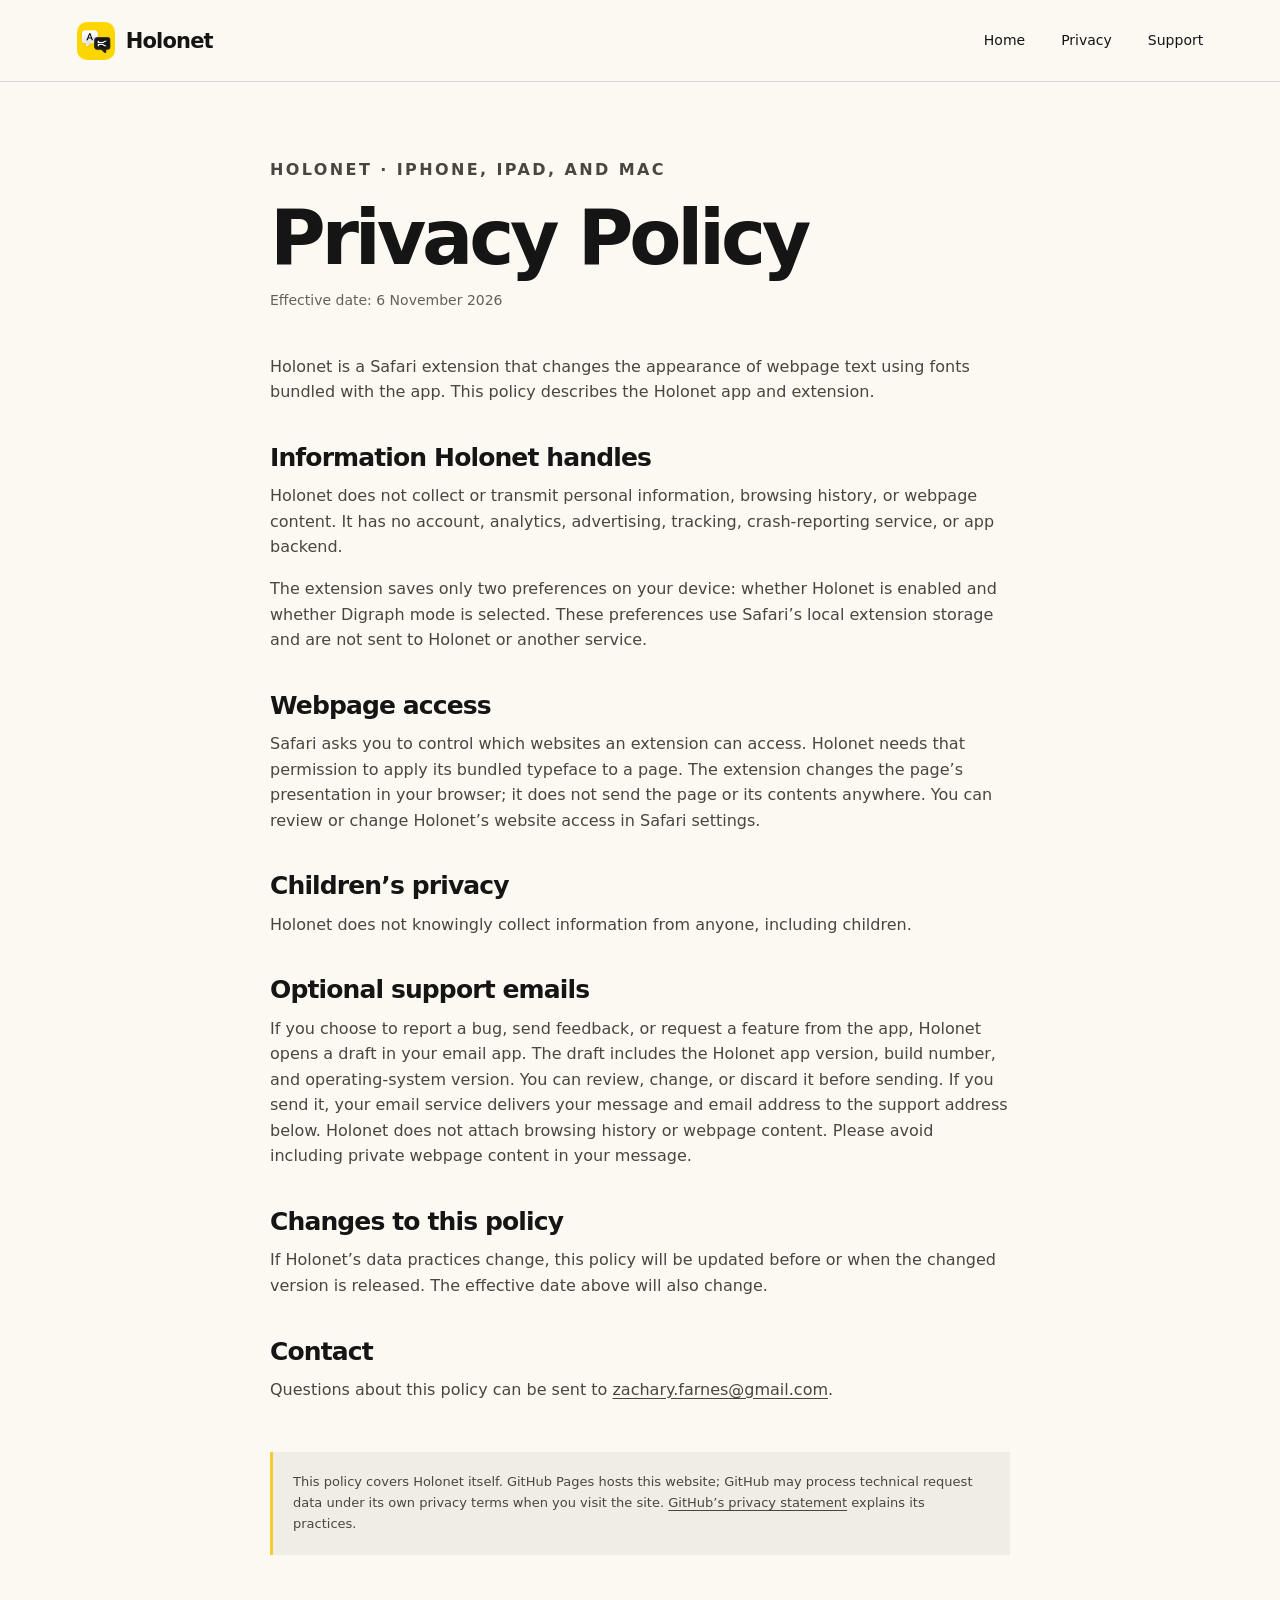
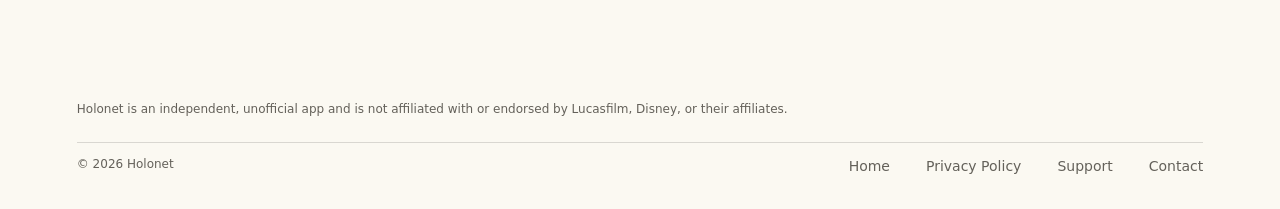
<file: privacy.html>
<!doctype html>
<html lang="en">
<head>
  <meta charset="utf-8">
  <meta name="viewport" content="width=device-width, initial-scale=1">
  <meta name="theme-color" content="#f6ca32">
  <meta name="description" content="Privacy Policy for the Holonet iPhone, iPad, and Mac app and Safari extension.">
  <title>Privacy Policy — Holonet</title>
  <link rel="icon" href="assets/holonet-icon.png" type="image/png">
  <link rel="stylesheet" href="style.css">
</head>
<body>
  <header class="site-header"><a class="brand" href="./"><img src="assets/holonet-icon.png" alt=""><span>Holonet</span></a><nav aria-label="Main navigation"><a href="./">Home</a><a href="privacy.html" aria-current="page">Privacy</a><a href="support.html">Support</a></nav></header>
  <main class="legal section-wrap">
    <p class="eyebrow">Holonet · iPhone, iPad, and Mac</p>
    <h1>Privacy Policy</h1>
    <p class="updated">Effective date: 6 November 2026</p>
    <p>Holonet is a Safari extension that changes the appearance of webpage text using fonts bundled with the app. This policy describes the Holonet app and extension.</p>

    <h2>Information Holonet handles</h2>
    <p>Holonet does not collect or transmit personal information, browsing history, or webpage content. It has no account, analytics, advertising, tracking, crash-reporting service, or app backend.</p>
    <p>The extension saves only two preferences on your device: whether Holonet is enabled and whether Digraph mode is selected. These preferences use Safari’s local extension storage and are not sent to Holonet or another service.</p>

    <h2>Webpage access</h2>
    <p>Safari asks you to control which websites an extension can access. Holonet needs that permission to apply its bundled typeface to a page. The extension changes the page’s presentation in your browser; it does not send the page or its contents anywhere. You can review or change Holonet’s website access in Safari settings.</p>

    <h2>Children’s privacy</h2>
    <p>Holonet does not knowingly collect information from anyone, including children.</p>

    <h2>Optional support emails</h2>
    <p>If you choose to report a bug, send feedback, or request a feature from the app, Holonet opens a draft in your email app. The draft includes the Holonet app version, build number, and operating-system version. You can review, change, or discard it before sending. If you send it, your email service delivers your message and email address to the support address below. Holonet does not attach browsing history or webpage content. Please avoid including private webpage content in your message.</p>

    <h2>Changes to this policy</h2>
    <p>If Holonet’s data practices change, this policy will be updated before or when the changed version is released. The effective date above will also change.</p>

    <h2>Contact</h2>
    <p>Questions about this policy can be sent to <a href="mailto:zachary.farnes@gmail.com">zachary.farnes@gmail.com</a>.</p>
    <p class="policy-note">This policy covers Holonet itself. GitHub Pages hosts this website; GitHub may process technical request data under its own privacy terms when you visit the site. <a href="https://docs.github.com/en/site-policy/privacy-policies/github-general-privacy-statement">GitHub’s privacy statement</a> explains its practices.</p>
  </main>
  <footer class="site-footer"><p class="disclaimer">Holonet is an independent, unofficial app and is not affiliated with or endorsed by Lucasfilm, Disney, or their affiliates.</p><div><span>© 2026 Holonet</span><nav aria-label="Footer navigation"><a href="./">Home</a><a href="privacy.html">Privacy Policy</a><a href="support.html">Support</a><a href="mailto:zachary.farnes@gmail.com">Contact</a></nav></div></footer>
</body>
</html>
</file>
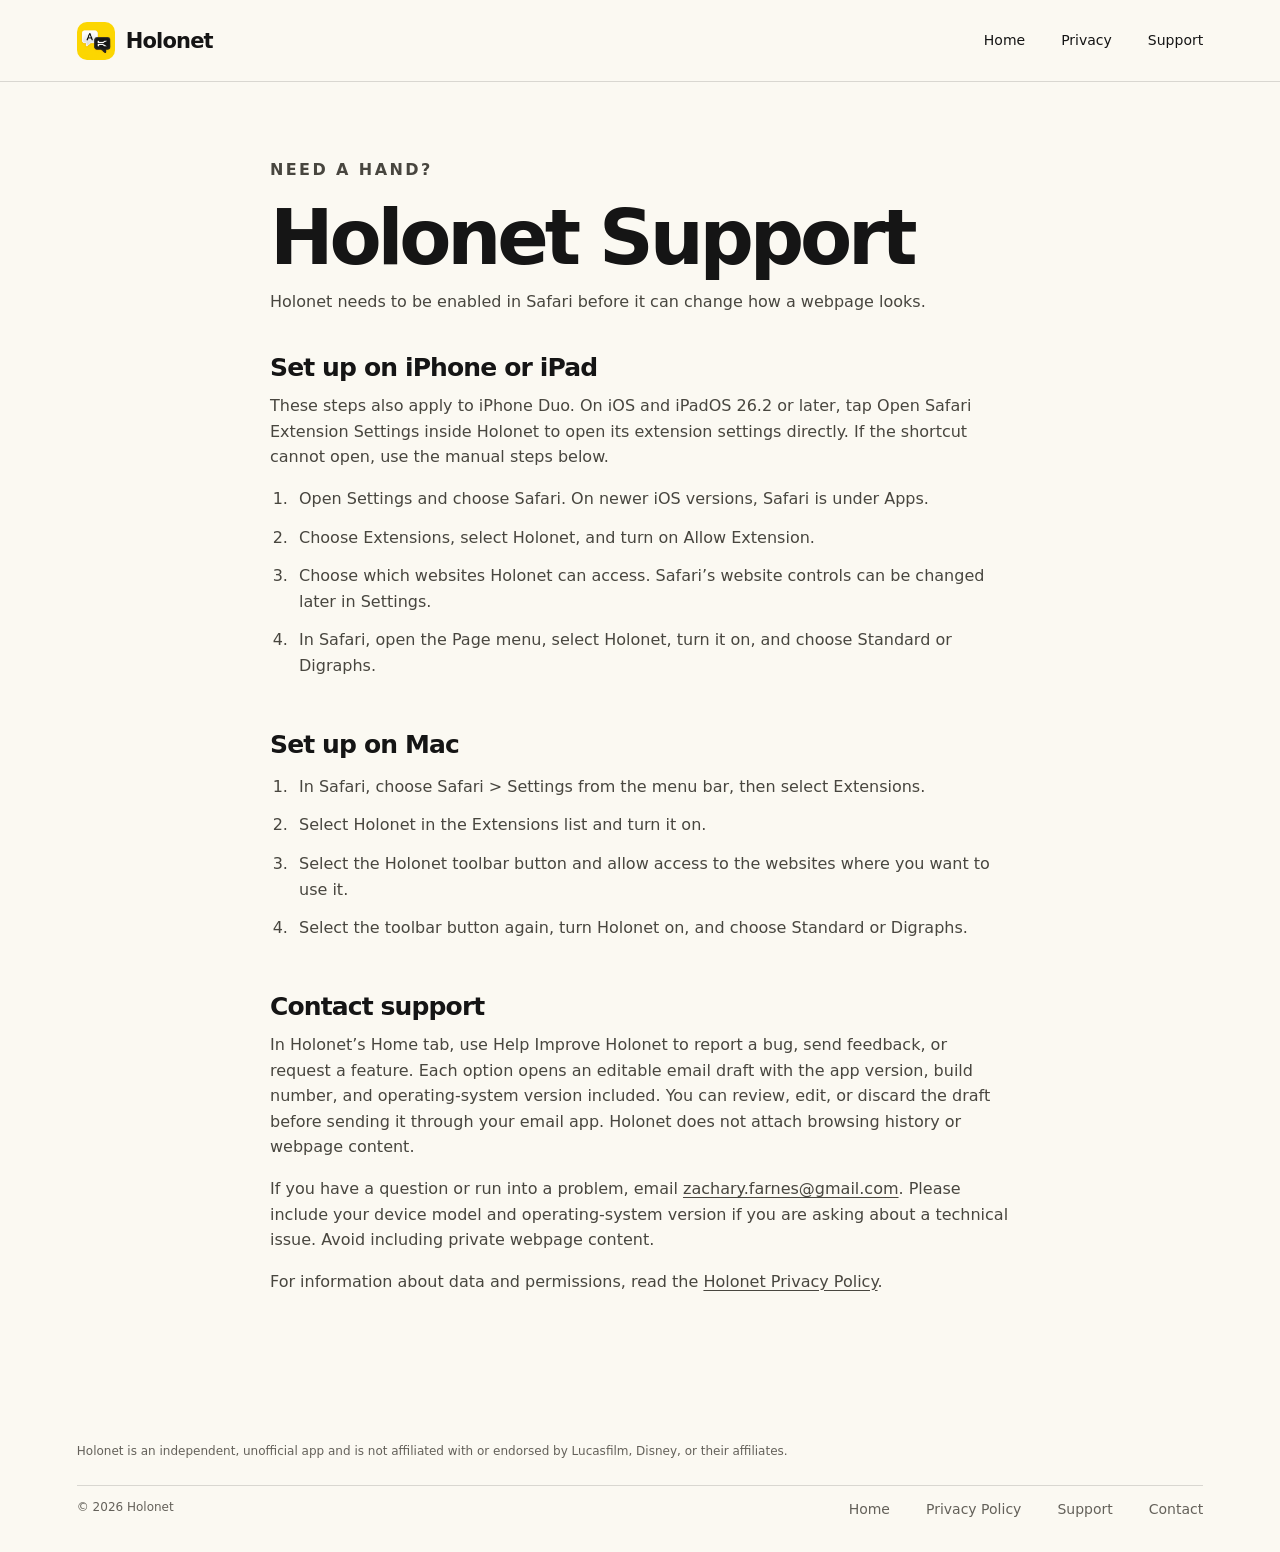
<file: support.html>
<!doctype html>
<html lang="en">
<head>
  <meta charset="utf-8">
  <meta name="viewport" content="width=device-width, initial-scale=1">
  <meta name="theme-color" content="#f6ca32">
  <meta name="description" content="Get help setting up and using Holonet for Safari.">
  <title>Support — Holonet</title>
  <link rel="icon" href="assets/holonet-icon.png" type="image/png">
  <link rel="stylesheet" href="style.css">
</head>
<body>
  <header class="site-header"><a class="brand" href="./"><img src="assets/holonet-icon.png" alt=""><span>Holonet</span></a><nav aria-label="Main navigation"><a href="./">Home</a><a href="privacy.html">Privacy</a><a href="support.html" aria-current="page">Support</a></nav></header>
  <main class="legal support section-wrap">
    <p class="eyebrow">Need a hand?</p>
    <h1>Holonet Support</h1>
    <p>Holonet needs to be enabled in Safari before it can change how a webpage looks.</p>
    <h2>Set up on iPhone or iPad</h2>
    <p>These steps also apply to iPhone Duo. On iOS and iPadOS 26.2 or later, tap Open Safari Extension Settings inside Holonet to open its extension settings directly. If the shortcut cannot open, use the manual steps below.</p>
    <ol>
      <li>Open Settings and choose Safari. On newer iOS versions, Safari is under Apps.</li>
      <li>Choose Extensions, select Holonet, and turn on Allow Extension.</li>
      <li>Choose which websites Holonet can access. Safari’s website controls can be changed later in Settings.</li>
      <li>In Safari, open the Page menu, select Holonet, turn it on, and choose Standard or Digraphs.</li>
    </ol>
    <h2>Set up on Mac</h2>
    <ol>
      <li>In Safari, choose Safari &gt; Settings from the menu bar, then select Extensions.</li>
      <li>Select Holonet in the Extensions list and turn it on.</li>
      <li>Select the Holonet toolbar button and allow access to the websites where you want to use it.</li>
      <li>Select the toolbar button again, turn Holonet on, and choose Standard or Digraphs.</li>
    </ol>
    <h2>Contact support</h2>
    <p>In Holonet’s Home tab, use Help Improve Holonet to report a bug, send feedback, or request a feature. Each option opens an editable email draft with the app version, build number, and operating-system version included. You can review, edit, or discard the draft before sending it through your email app. Holonet does not attach browsing history or webpage content.</p>
    <p>If you have a question or run into a problem, email <a href="mailto:zachary.farnes@gmail.com">zachary.farnes@gmail.com</a>. Please include your device model and operating-system version if you are asking about a technical issue. Avoid including private webpage content.</p>
    <p>For information about data and permissions, read the <a href="privacy.html">Holonet Privacy Policy</a>.</p>
  </main>
  <footer class="site-footer"><p class="disclaimer">Holonet is an independent, unofficial app and is not affiliated with or endorsed by Lucasfilm, Disney, or their affiliates.</p><div><span>© 2026 Holonet</span><nav aria-label="Footer navigation"><a href="./">Home</a><a href="privacy.html">Privacy Policy</a><a href="support.html">Support</a><a href="mailto:zachary.farnes@gmail.com">Contact</a></nav></div></footer>
</body>
</html>
</file>
<file: style.css>
:root{color-scheme:light;--ink:#151515;--muted:#64615a;--paper:#fbf9f2;--yellow:#f6ca32;--orange:#ec982d;--line:rgba(21,21,21,.15);font-family:ui-sans-serif,system-ui,-apple-system,BlinkMacSystemFont,"Segoe UI",sans-serif;font-synthesis:none;text-rendering:optimizeLegibility}
*{box-sizing:border-box}
html{scroll-behavior:smooth}
body{margin:0;background:var(--paper);color:var(--ink);line-height:1.6}
a{color:inherit;text-underline-offset:3px}
a:hover{text-decoration-thickness:2px}
.site-header{height:82px;padding:0 clamp(22px,6vw,90px);display:flex;align-items:center;justify-content:space-between;border-bottom:1px solid var(--line);background:var(--paper)}
.brand{display:flex;align-items:center;gap:11px;text-decoration:none;font:700 21px ui-sans-serif,system-ui,sans-serif;letter-spacing:-.04em}
.brand img{width:38px;height:38px;border-radius:10px}
.site-header nav,.site-footer nav{display:flex;gap:clamp(16px,3vw,36px);align-items:center}
.site-header nav a,.site-footer nav a{font-size:14px;text-decoration:none}
.hero{min-height:590px;position:relative;overflow:hidden;background:var(--yellow);padding:90px clamp(22px,11vw,160px);display:flex;align-items:center}
.hero-copy{max-width:600px;position:relative;z-index:2}
.eyebrow{text-transform:uppercase;letter-spacing:.15em;font-size:11px;font-weight:700;margin:0 0 15px}
h1,h2,h3,h4,p{margin-top:0}
h1,h2,h3,h4{font-family:ui-sans-serif,system-ui,-apple-system,BlinkMacSystemFont,"Segoe UI",sans-serif;letter-spacing:-.055em;line-height:1.05}
.hero h1{font-size:clamp(56px,8vw,100px);margin:0 0 22px}
.lede{max-width:510px;font-size:18px;line-height:1.55;margin-bottom:30px}
.hero-actions{display:flex;align-items:center;gap:24px;flex-wrap:wrap}
.app-store-badge{display:inline-flex;line-height:0}
.app-store-badge img{display:block;width:auto;height:54px}
.setup-link{font-size:14px;font-weight:600}
.hero-art{position:absolute;width:min(34vw,370px);right:13%;top:50%;transform:translateY(-50%) rotate(7deg);z-index:1;filter:drop-shadow(16px 22px 0 rgba(21,21,21,.13))}
.hero-art img{display:block;width:100%;border-radius:22%}
.section-wrap{max-width:1120px;margin:0 auto;padding-left:clamp(22px,7vw,80px);padding-right:clamp(22px,7vw,80px)}
.intro{text-align:center;padding-top:100px;padding-bottom:100px;max-width:850px}
.intro h2,.section-heading h2,.modes h2,.privacy-callout h2{font-size:clamp(38px,5vw,58px);margin:0 0 20px}
.intro>p:last-child{font-size:18px;color:var(--muted);max-width:650px;margin:0 auto}
.steps{padding-top:65px;padding-bottom:110px;border-top:1px solid var(--line)}
.section-heading{margin-bottom:30px}.section-heading h2{margin-bottom:0}
.platform-toggle{width:max-content;display:flex;padding:4px;margin-bottom:40px;border:1px solid var(--line);border-radius:7px;background:#efede5}
.platform-toggle button{min-width:92px;padding:9px 18px;border:0;border-radius:4px;background:transparent;color:var(--muted);font:600 14px ui-sans-serif,system-ui,sans-serif;cursor:pointer}
.platform-toggle button[aria-pressed="true"]{background:var(--ink);color:white}
.platform-toggle button:focus-visible{outline:3px solid var(--orange);outline-offset:3px}
.setup-platforms{display:block}
.platform-setup>h3{font-size:26px;margin:0 0 28px}
.step-grid{list-style:none;margin:0;padding:0;display:grid;grid-template-columns:repeat(4,minmax(0,1fr));gap:25px}
.step-grid li{border-top:2px solid var(--ink);padding-top:18px}
.step-number{font:600 13px ui-sans-serif,system-ui,sans-serif;color:#9a6e00}
.step-grid h4,.mode-card h3{font-size:21px;margin:19px 0 10px;letter-spacing:-.04em}
.step-grid p,.mode-card p{font-size:14px;color:var(--muted);margin:0}
.modes{max-width:none;background:#efede5;padding-top:85px;padding-bottom:85px;display:grid;grid-template-columns:1.1fr 1fr 1fr;gap:22px;align-items:center}
.modes>div:first-child{max-width:330px}.modes h2{font-size:clamp(34px,4vw,48px);margin:0}
.mode-card{min-height:150px;padding:24px;background:var(--paper);display:flex;align-items:center;gap:22px;border-radius:4px}
.mode-mark{width:60px;height:60px;border:1px solid var(--line);border-radius:50%;flex:0 0 60px;display:grid;place-items:center;font:600 19px ui-sans-serif,system-ui,sans-serif}
.mode-card h3{margin:0 0 8px}
.privacy-callout{padding:80px clamp(22px,12vw,175px);background:#191919;color:white;display:flex;align-items:flex-end;justify-content:space-between;gap:40px}
.privacy-callout .eyebrow{color:var(--yellow)}.privacy-callout h2{max-width:560px}.privacy-callout p:not(.eyebrow){max-width:540px;color:#c7c5bf;margin:0}
.text-link{white-space:nowrap;color:var(--yellow);font-size:14px;font-weight:600}
.site-footer{padding:32px clamp(22px,6vw,90px);background:var(--paper)}
.disclaimer{font-size:12px;color:var(--muted);padding-bottom:23px;border-bottom:1px solid var(--line)}
.site-footer>div{display:flex;justify-content:space-between;gap:20px;font-size:12px;color:var(--muted)}
.legal{padding-top:75px;padding-bottom:100px;max-width:900px}
.legal h1{font-size:clamp(48px,7vw,76px);margin:0 0 12px}
.legal .updated{color:var(--muted);font-size:14px;margin-bottom:42px}
.legal h2{font-size:25px;letter-spacing:-.035em;margin:40px 0 12px}
.legal p,.legal li{font-size:16px;color:#48463f}
.legal ol{padding-left:23px}.legal li{padding:0 0 13px 6px}
.policy-note{margin-top:50px;padding:20px;background:#efede5;border-left:3px solid var(--yellow);font-size:13px!important}
@media(max-width:760px){.site-header{height:70px}.site-header nav{gap:14px}.site-header nav a{font-size:12px}.hero{min-height:680px;align-items:flex-start;padding-top:68px}.hero-art{width:210px;right:10%;top:auto;bottom:38px;transform:rotate(8deg)}.step-grid{grid-template-columns:repeat(2,1fr);row-gap:36px}.modes{grid-template-columns:1fr;padding-top:65px;padding-bottom:65px}.modes>div:first-child{max-width:none;margin-bottom:10px}.mode-card{min-height:120px}.privacy-callout{align-items:flex-start;flex-direction:column;padding-top:65px;padding-bottom:65px}.site-footer>div{flex-direction:column}.site-footer nav{flex-wrap:wrap}.legal{padding-top:55px;padding-bottom:70px}}
@media(max-width:420px){.brand{font-size:18px}.brand img{width:33px;height:33px}.site-header{padding:0 16px}.site-header nav{gap:10px}.site-header nav a{font-size:11px}.hero h1{font-size:56px}.lede{font-size:16px}.step-grid{grid-template-columns:1fr}.steps{padding-bottom:75px}}
@media(prefers-reduced-motion:reduce){html{scroll-behavior:auto}}
</file>
